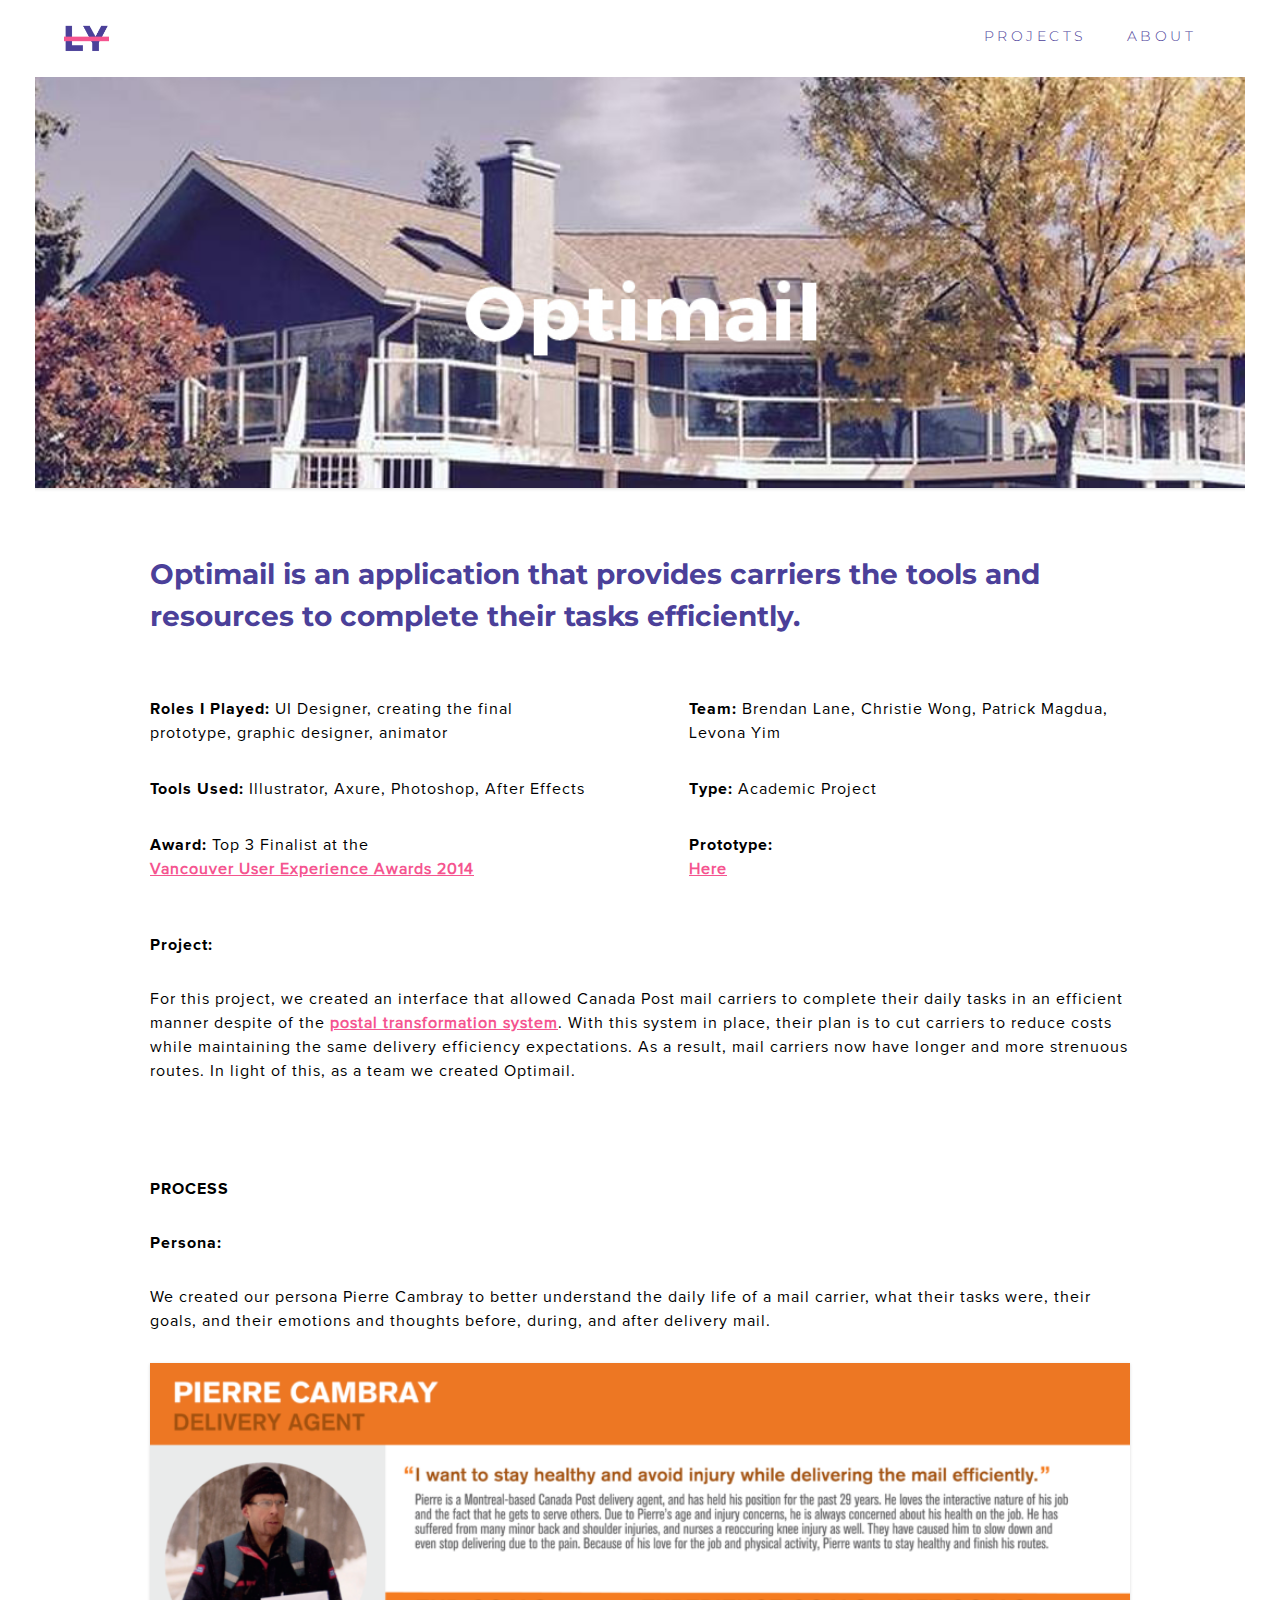
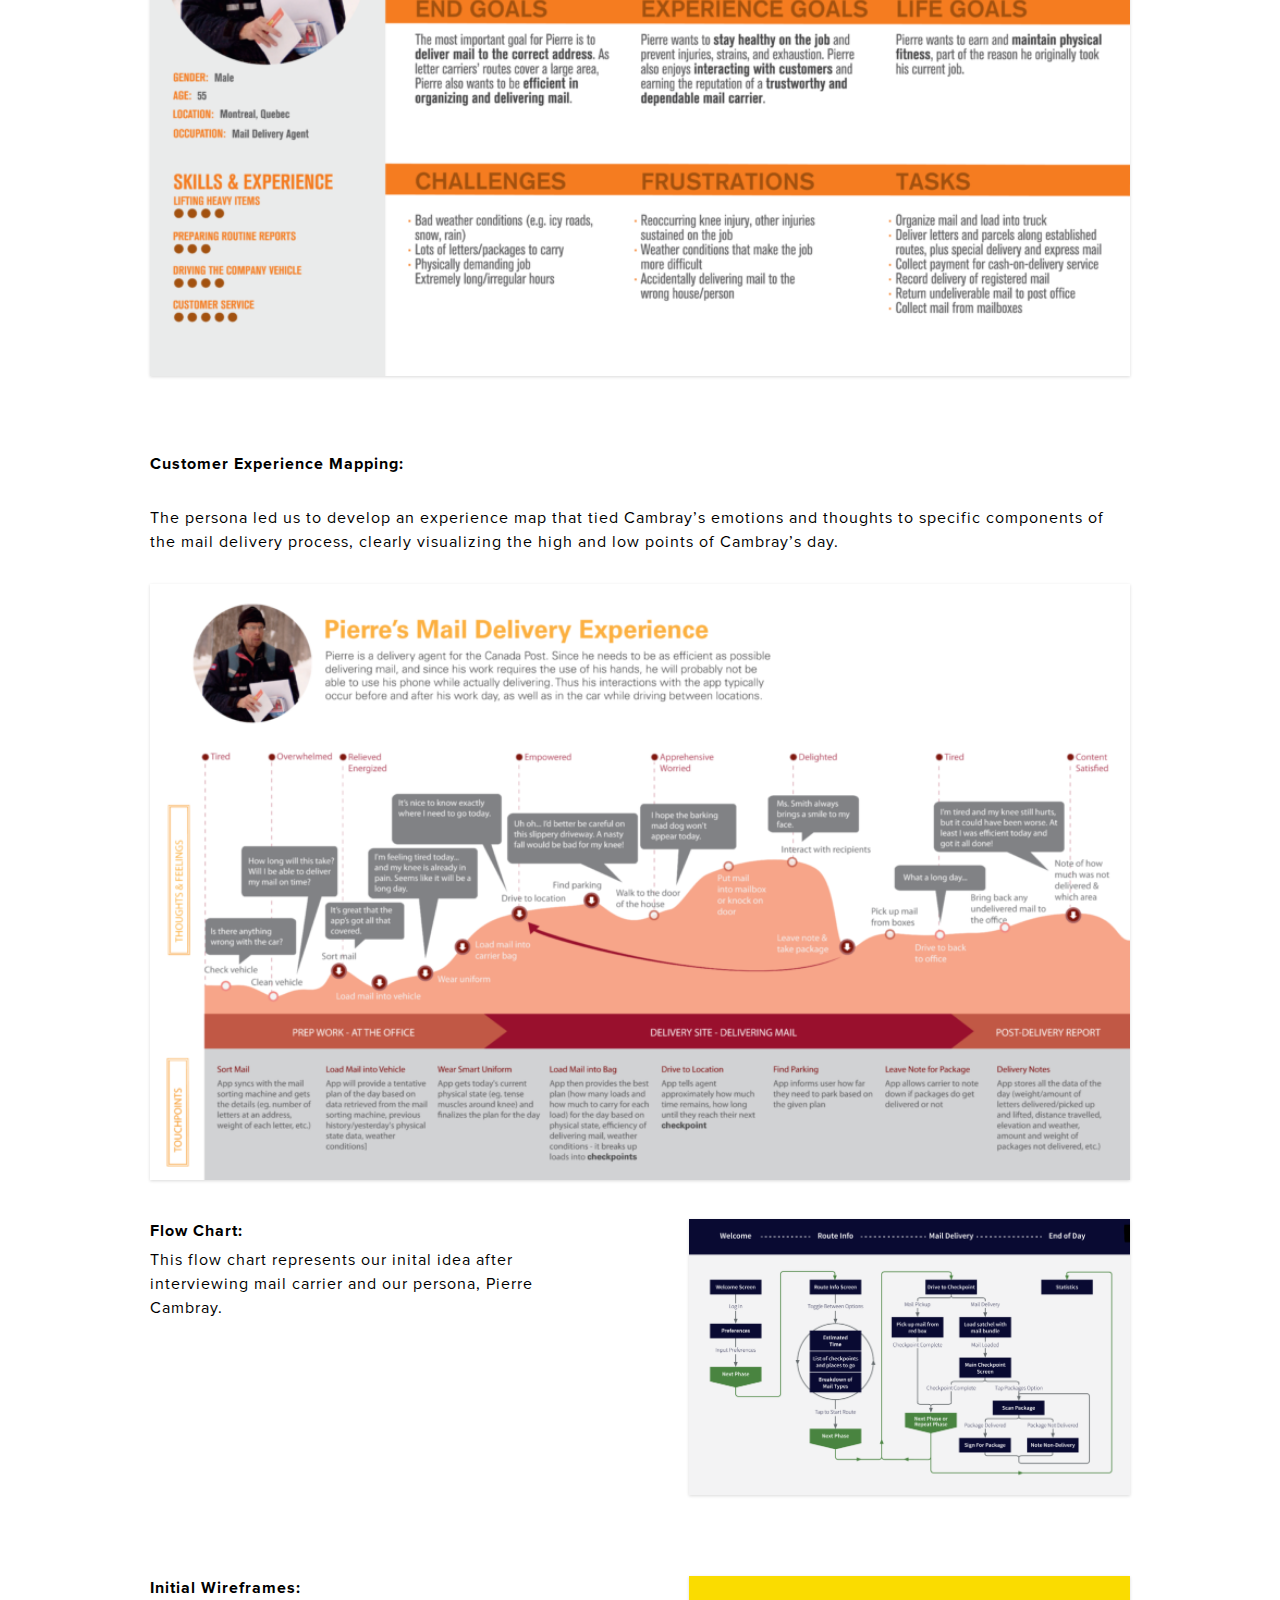
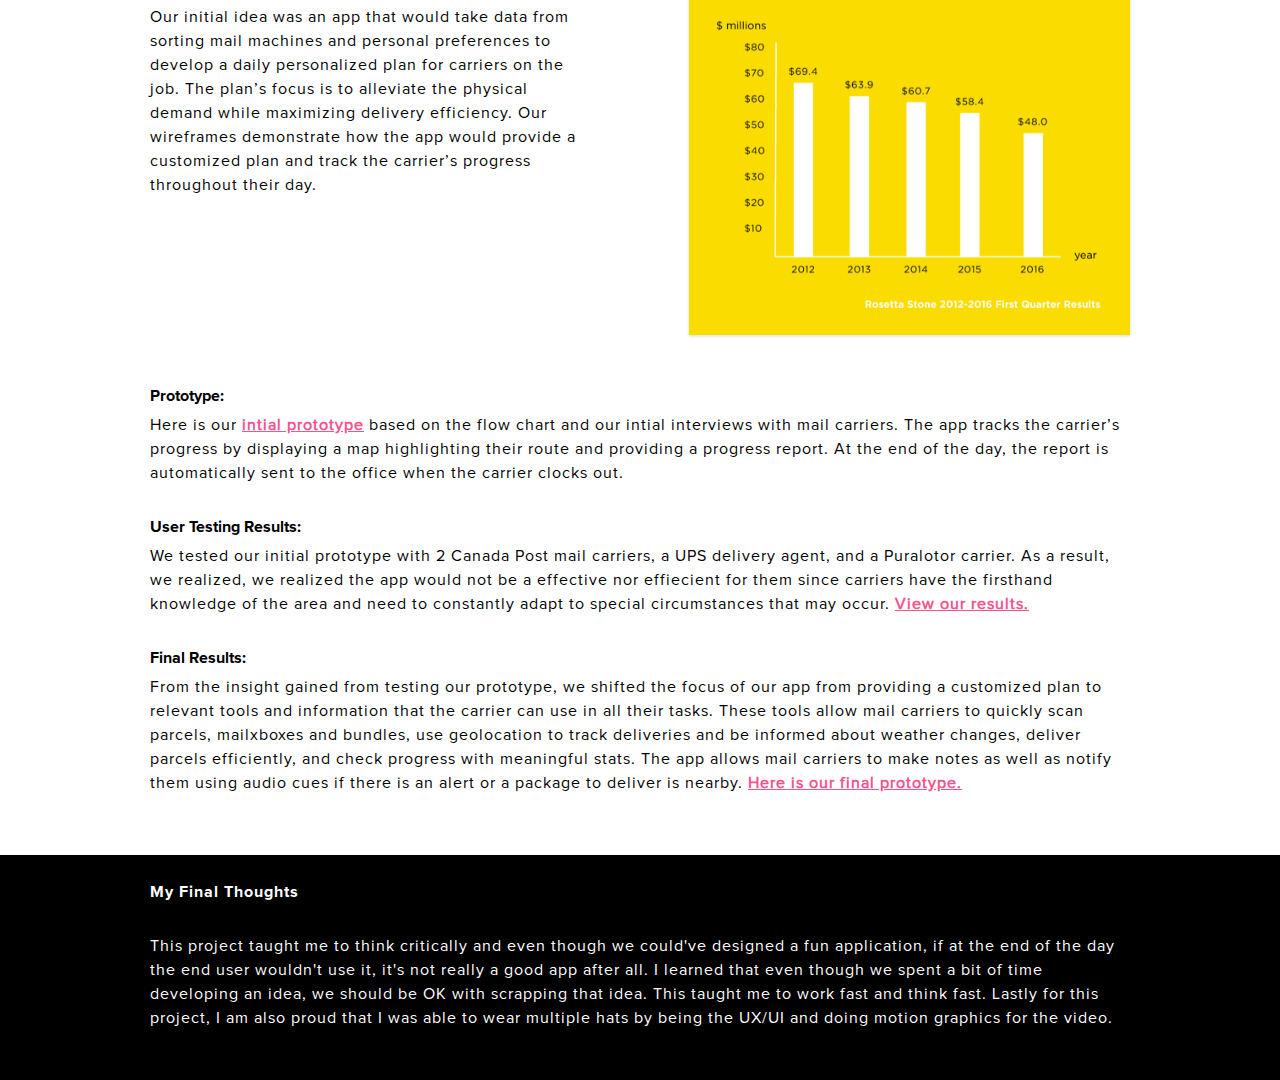
<file: optimail.html>
<!DOCTYPE html>
<html>

<head>
    <meta charset="UTF-8">
    
    <title>Levona Yim | Rosetta Stone</title>
    
    <link rel="stylesheet" href="css/main.css">
    <link rel="stylesheet" href="css/rosetta.css">
    <link rel="stylesheet" href="css/optimail.css">
    
    <meta name="viewport" content="width=device-width"> 
    
    <style>
        #top, #bottom, #left, #right {
            background: #ffffff;
            }
            #left, #right {
                position: fixed;
                top: 0; bottom: 0;
                width: 35px;
                }
                #left { left: 0; }
                #right { right: 0; }
                
            #top, #bottom {
                position: fixed;
                left: 0; right: 0;
                height: 20px;
                }
                #top { top: 0; }
                #bottom { bottom: 0; }
                
        @media 
        
        /* Fairly small screens including iphones */
        only screen and (max-width: 500px),
        
        /* iPads */
        only screen and (min-device-width: 768px) and (max-device-width: 1024px) 
        
        {
            #top, #bottom, #left, #right { display: none; }
        }
    </style>
    <link href="https://fonts.googleapis.com/css?family=Montserrat:300,700" rel="stylesheet">
    
    <!--[if lte IE 6]>
        <style>#top, #bottom, #left, #right { display: none; }</style>
    <![endif]-->
    
</head>

<body>
    <div id="nav-bar">
            <ul>
              <li class="nav-links-logo"><div class="nav-logo"><a href="index.html" class="nav-logo-img"><img src="img/LY-favicon.png" alt="logo" class="nav-logo-img"></a></div></li>
              <li class="nav-links"><div class="nav-links"><a href="#about">About</a></div></li>
              <li class="nav-links"><div class="nav-links"><a href="index.html">Projects</a></div></li>
            </ul>
    </div>

    <div class="rosetta-wrapper">
        <div class="project_cover">
            <img src="img/covers/optimail-cover-inside.jpg" alt="cos cover" style="width:100%;height:auto;">
        </div>

        <div class="project_content">
            <div class="brief">Optimail is an application that provides carriers the tools and resources to complete their tasks efficiently.</div>

            <div class="table">
                <div class="first-column">
                    <ul class="ul-inner-description">
                        <li class="left-column-description"><span style="font-family:proximanova-bold">Roles I Played:</span> UI Designer, creating the final prototype, graphic designer, animator</li>
                        <li class="left-column-description"><span style="font-family:proximanova-bold">Tools Used:</span> Illustrator, Axure, Photoshop, After Effects</li>
                        <li class="left-column-description"><span style="font-family:proximanova-bold">Award:</span> Top 3 Finalist at the<a href="http://www.vancouveruxawards.com/" class="minor-link">Vancouver User Experience Awards 2014</a></li>
                    </ul>
                </div>
                <div class="second-column">
                    <ul class="ul-inner-description">
                        <li class="right-column-description"><span style="font-family:proximanova-bold">Team:</span> Brendan Lane, Christie Wong, Patrick Magdua, Levona Yim</li>
                        <li class="right-column-description"><span style="font-family:proximanova-bold">Type:</span> Academic Project</li>
                        <li class="right-column-description"><span style="font-family:proximanova-bold">Prototype:</span><a href="www.sfu.ca/~lyim/Optimail/home.html" class="minor-link">Here</a></li>
                    </ul>
                </div>
            </div>


            <!-- Current Application -->
            <p class="body-text top-of-section"><span style="font-family:proximanova-bold;">Project:</span></p>

            <p class="body-text">For this project, we created an interface that allowed Canada Post mail carriers to complete their daily tasks in an efficient manner despite of the <a href="www.canadapost.ca/cpo/mr/assets/pdf/aboutus/annualreport/Postal_Transformation.pdf" class="minor-link">postal transformation system</a>. With this system in place, their plan is to cut carriers to reduce costs while maintaining the same delivery efficiency expectations. As a result, mail carriers now have longer and more strenuous routes. In light of this, as a team we created Optimail.</p>


            <p class="body-text top-of-section"><span style="font-family:proximanova-bold;">PROCESS</span></p>
            <p class="body-text"><span style="font-family:proximanova-bold;">Persona:</span></p>

            <p class="body-text">We created our persona Pierre Cambray to better understand the daily life of a mail carrier, what their tasks were, their goals, and their emotions and thoughts before, during, and after delivery mail.</p>


            <img src="img/optimail/persona.png" alt="persona" class="rs-problem">

            <!-- Experience Mapping-->
            <p class="body-text top-of-section"><span style="font-family:proximanova-bold;">Customer Experience Mapping:</span></p>

            <p class="body-text">The persona led us to develop an experience map that tied Cambray’s emotions and thoughts to specific components of the mail delivery process, clearly visualizing the high and low points of Cambray’s day.</p>
            <img src="img/optimail/experiencemapping.png" alt="bsn-problem" class="rs-problem">

            <!-- Flow Chart-->
            <div class="table">
                <div class="first-column">
                    <ul class="ul-inner-description">
                        <li class="left-column-description"><span style="font-family:proximanova-bold">Flow Chart:</span> <p class="body-text">This flow chart represents our inital idea after interviewing mail carrier and our persona, Pierre Cambray.</p></li>
                        
                    </ul>
                </div>
                <div class="second-column">
                    <ul class="ul-inner-description">
                        <li class="right-column-description"><img src="img/optimail/flowchart.png" alt="bsn-problem" class="rs-problem"></li>
                    </ul>
                </div>
            </div>

            <!-- Wireframes-->
            <div class="table">
                <div class="first-column">
                    <ul class="ul-inner-description">
                        <li class="left-column-description"><span style="font-family:proximanova-bold">Initial Wireframes:</span> <p class="body-text">Our initial idea was an app that would take data from sorting mail machines and personal preferences to develop a daily personalized plan for carriers on the job. The plan’s focus is to alleviate the physical demand while maximizing delivery efficiency. Our wireframes demonstrate how the app would provide a customized plan and track the carrier’s progress throughout their day.</p></li>
                        
                    </ul>
                </div>
                <div class="second-column">
                    <ul class="ul-inner-description">
                        <li class="right-column-description"><img src="img/rosetta-stone/businessproblem-graph.png" alt="bsn-problem" class="rs-problem"></li>
                    </ul>
                </div>
            </div>

            <span style="font-family:proximanova-bold">Prototype:</span> <p class="body-text">Here is our <a href="www.sfu.ca/~blane/Prototype/start_day.html" class="minor-link">intial prototype</a> based on the flow chart and our intial interviews with mail carriers. The app tracks the carrier’s progress by displaying a map highlighting their route and providing a progress report. At the end of the day, the report is automatically sent to the office when the carrier clocks out.</p>

            <span style="font-family:proximanova-bold">User Testing Results: </span> <p class="body-text">We tested our initial prototype with 2 Canada Post mail carriers, a UPS delivery agent, and a Puralotor  carrier. As a result, we realized, we realized the app would not be a effective nor effiecient for them since carriers have the firsthand knowledge of the area and need to constantly adapt to special circumstances that may occur. <a href="www.sfu.ca/~lyim/IAT334/optimail-results.pdf" class="minor-link">View our results.</a></p>

            <span style="font-family:proximanova-bold">Final Results:</span> <p class="body-text">From the insight gained from testing our prototype, we shifted the focus of our app from providing a customized plan to relevant tools and information that the carrier can use in all their tasks. These tools allow mail carriers to quickly scan parcels, mailxboxes and bundles, use geolocation to track deliveries and be informed about weather changes, deliver parcels efficiently, and check progress with meaningful stats. The app allows mail carriers to make notes as well as notify them using audio cues if there is an alert or a package to deliver is nearby. <a href="www.sfu.ca/~lyim/Optimail/home.html" class="minor-link">Here is our final prototype.</a></p>



        </div>
            <!-- My Final Thoughts -->
                <div class="project_cover">
                    <div class="final-thoughts">
                        <p class="body-text-final"><span style="font-family:proximanova-bold; padding-top:3em;">My Final Thoughts</span></p>

                        <p class="body-text">This project taught me to think critically and even though we could've designed a fun application, if at the end of the day the end user wouldn't use it, it's not really a good app after all. I learned that even though we spent a bit of time developing an idea, we should be OK with scrapping that idea. This taught me to work fast and think fast. Lastly for this project, I am also proud that I was able to wear multiple hats by being the UX/UI and doing motion graphics for the video.</p>
                    </div>
                </div>

    </div>

    
    
    <div id="left"></div>
    <div id="right"></div>
    <div id="top"></div>
    <div id="bottom"></div>
    
<script type="text/javascript">var _gaq = _gaq || []; _gaq.push(['_setAccount', 'UA-68528-29']); _gaq.push(['_trackPageview']); (function() { var ga = document.createElement('script'); ga.type = 'text/javascript'; ga.async = true; ga.src = ('https:' == document.location.protocol ? 'https://ssl' : 'http://www') + '.google-analytics.com/ga.js'; (document.getElementsByTagName('head')[0] || document.getElementsByTagName('body')[0]).appendChild(ga); })();</script>
</body>

</html>
</file>
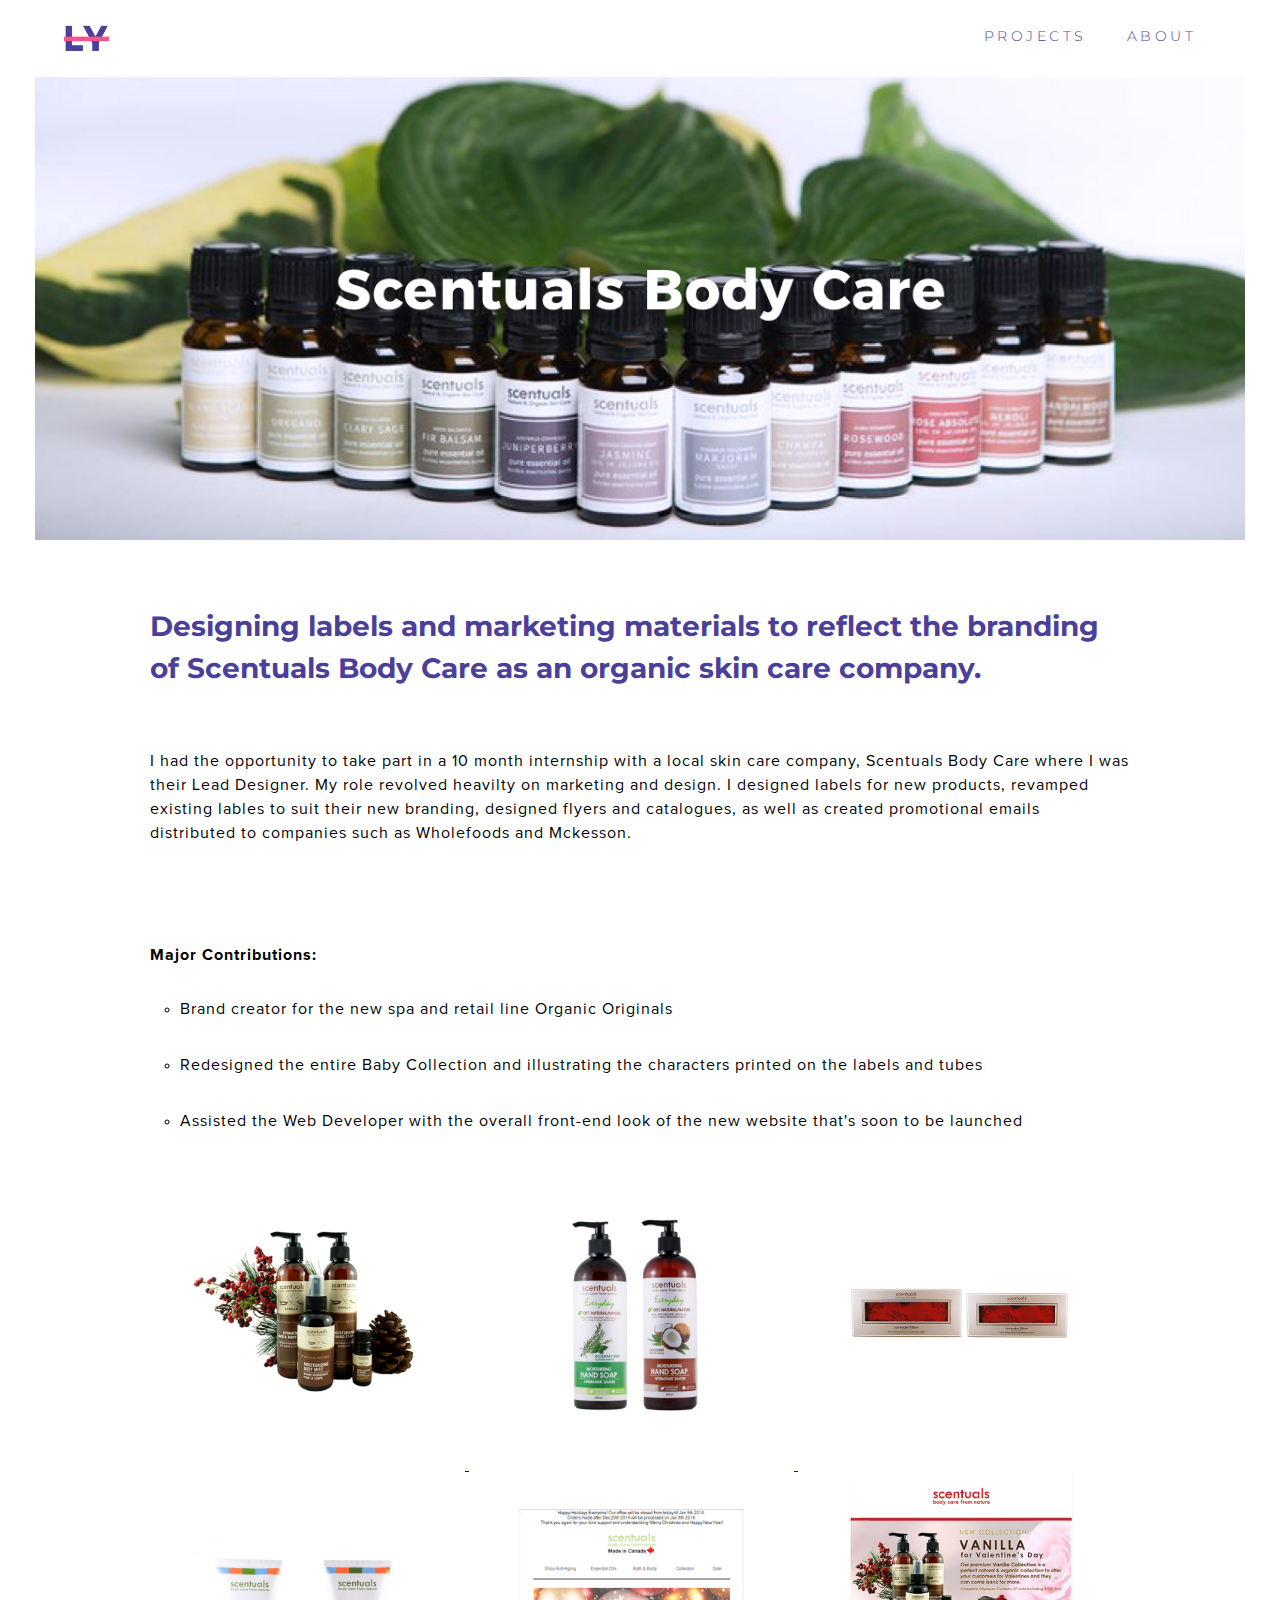
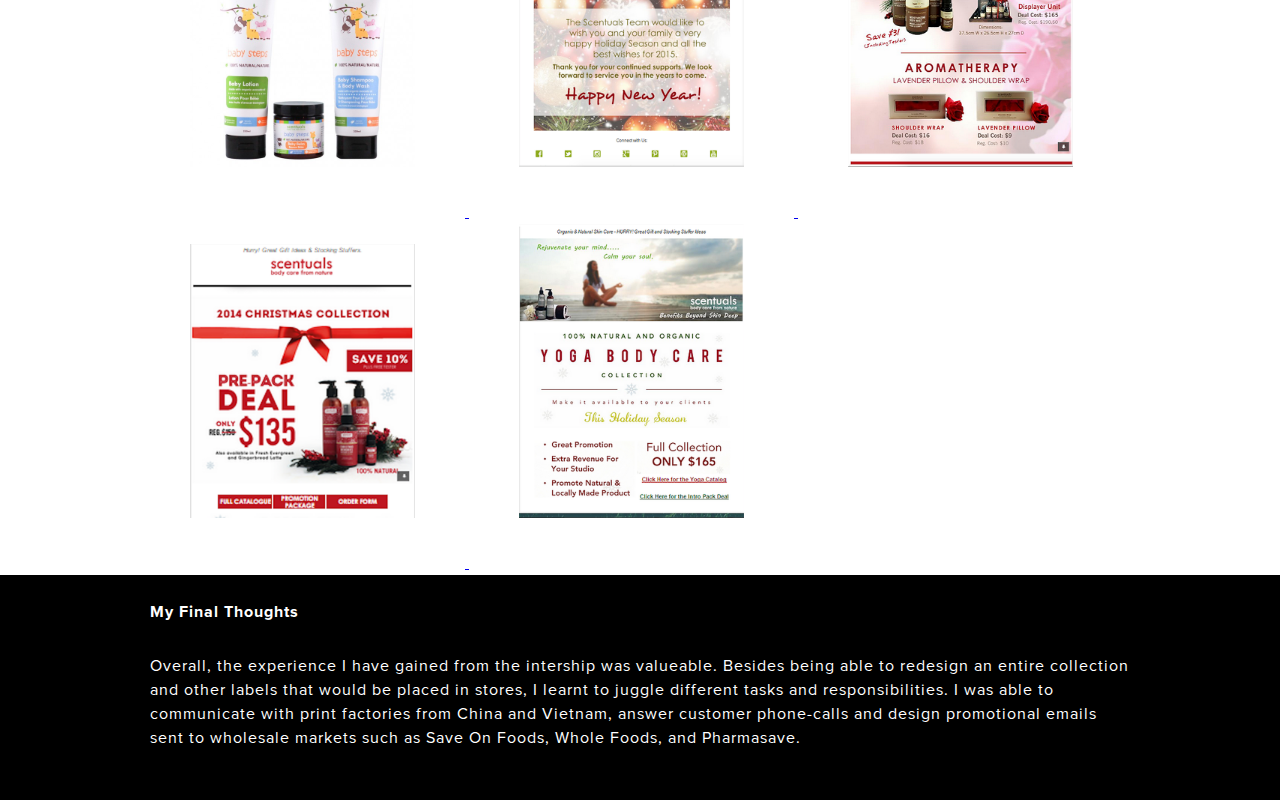
<file: scentuals.html>
<!DOCTYPE html>
<html>

<head>
    <meta charset="UTF-8">
    
    <title>Levona Yim | Rosetta Stone</title>
    
    <link rel="stylesheet" href="css/main.css">
    <link rel="stylesheet" href="css/rosetta.css">
    <link rel="stylesheet" href="css/scentuals.css">
    
    <meta name="viewport" content="width=device-width"> 
    
    <style>
        #top, #bottom, #left, #right {
            background: #ffffff;
            }
            #left, #right {
                position: fixed;
                top: 0; bottom: 0;
                width: 35px;
                }
                #left { left: 0; }
                #right { right: 0; }
                
            #top, #bottom {
                position: fixed;
                left: 0; right: 0;
                height: 20px;
                }
                #top { top: 0; }
                #bottom { bottom: 0; }
                
        @media 
        
        /* Fairly small screens including iphones */
        only screen and (max-width: 500px),
        
        /* iPads */
        only screen and (min-device-width: 768px) and (max-device-width: 1024px) 
        
        {
            #top, #bottom, #left, #right { display: none; }
        }
    </style>
    <link href="https://fonts.googleapis.com/css?family=Montserrat:300,700" rel="stylesheet">
    
    <!--[if lte IE 6]>
        <style>#top, #bottom, #left, #right { display: none; }</style>
    <![endif]-->
    
</head>

<body>
    <div id="nav-bar">
            <ul>
              <li class="nav-links-logo"><div class="nav-logo"><a href="index.html" class="nav-logo-img"><img src="img/LY-favicon.png" alt="logo" class="nav-logo-img"></a></div></li>
              <li class="nav-links"><div class="nav-links"><a href="#about">About</a></div></li>
              <li class="nav-links"><div class="nav-links"><a href="index.html">Projects</a></div></li>
            </ul>
    </div>

    <div class="rosetta-wrapper">
        <div class="project_cover">
            <img src="img/covers/scentuals-inside-cover.png" alt="cos cover" style="width:100%;height:auto;">
        </div>

        <div class="project_content">
            <div class="brief">Designing labels and marketing materials to reflect the branding of Scentuals Body Care as an organic skin care company.</div>

            <div class="table">
                <div class="first-column scentuals-description">
                    <ul class="ul-inner-description">
                        <li class="left-column-description">I had the opportunity to take part in a 10 month internship with a local skin care company, Scentuals Body Care where I was their Lead Designer. My role revolved heavilty on marketing and design. I designed labels for new products, revamped existing lables to suit their new branding, designed flyers and catalogues, as well as created promotional emails distributed to companies such as Wholefoods and Mckesson.</li>
                        <li class="left-column-description"><span style="font-family:proximanova-bold">Tools Used:</span> Illustrator, Photoshop, Constant Contact, Pen + Paper</li>
                    </ul>
                </div>

            </div>

            <!-- Current Application -->
            <p class="body-text top-of-section"><span style="font-family:proximanova-bold;">Major Contributions:</span></p>

            <ul class="ul-inner-description scentuals-role">
                <li class="left-column-description">Brand creator for the new spa and retail line Organic Originals</li>

                <li class="left-column-description">Redesigned the entire Baby Collection and illustrating the characters printed on the labels and tubes</li>

                <li class="left-column-description">Assisted the Web Developer with the overall front-end look of the new website that's soon to be launched</li>
            </ul>


        </div>

        <div class="thumbs-section">
            <!-- thumbnail image wrapped in a link -->
            <a href="#img1">
              <img src="img/scentuals/vanilla.png" class="image-thumbs">
            </a>
            <!-- lightbox-->
            <a href="#_" class="lightbox" id="img1">
              <img src="img/scentuals/vanilla.png">
            </a>

            <!-- thumbnail image wrapped in a link -->
            <a href="#img2">
              <img src="img/scentuals/both.png" class="image-thumbs">
            </a>
            <!-- lightbox-->
            <a href="#_" class="lightbox" id="img2">
              <img src="img/scentuals/both.png">
            </a>

            <!-- thumbnail image wrapped in a link -->
            <a href="#img3">
              <img src="img/scentuals/wraps.jpg" class="image-thumbs">
            </a>
            <!-- lightbox-->
            <a href="#_" class="lightbox" id="img3">
              <img src="img/scentuals/wraps.jpg">
            </a>

            <!-- thumbnail image wrapped in a link -->
            <a href="#img4">
              <img src="img/scentuals/baby-collection.jpg" class="image-thumbs">
            </a>
            <!-- lightbox-->
            <a href="#_" class="lightbox" id="img4">
              <img src="img/scentuals/baby-collection.jpg">
            </a>

                        <!-- thumbnail image wrapped in a link -->
            <a href="#img5">
              <img src="img/scentuals/newyear-scentuals.png" class="image-thumbs">
            </a>
            <!-- lightbox-->
            <a href="#_" class="lightbox" id="img5">
              <img src="img/scentuals/newyear-scentuals.png">
            </a>

            <!-- thumbnail image wrapped in a link -->
            <a href="#img6">
              <img src="img/scentuals/valentines-promo.png" class="image-thumbs">
            </a>
            <!-- lightbox-->
            <a href="#_" class="lightbox" id="img6">
              <img src="img/scentuals/valentines-promo.png">
            </a>

            <!-- thumbnail image wrapped in a link -->
            <a href="#img7">
              <img src="img/scentuals/xmas-collection.png" class="image-thumbs">
            </a>
            <!-- lightbox-->
            <a href="#_" class="lightbox" id="img7">
              <img src="img/scentuals/xmas-collection.png">
            </a>

            <!-- thumbnail image wrapped in a link -->
            <a href="#img8">
              <img src="img/scentuals/yoga-promo.png" class="image-thumbs">
            </a>
            <!-- lightbox-->
            <a href="#_" class="lightbox" id="img8">
              <img src="img/scentuals/yoga-promo.png">
            </a>
        </div>    



            <!-- My Final Thoughts -->
                <div class="project_cover">
                    <div class="final-thoughts">
                        <p class="body-text-final"><span style="font-family:proximanova-bold; padding-top:3em;">My Final Thoughts</span></p>

                        <p class="body-text">Overall, the experience I have gained from the intership was valueable. Besides being able to redesign an entire collection and other labels that would be placed in stores, I learnt to juggle different tasks and responsibilities. I was able to communicate with print factories from China and Vietnam, answer customer phone-calls and design promotional emails sent to wholesale markets such as Save On Foods, Whole Foods, and Pharmasave.</p>
                    </div>
                </div>

    </div>

    
    
    <div id="left"></div>
    <div id="right"></div>
    <div id="top"></div>
    <div id="bottom"></div>
    
<script type="text/javascript">var _gaq = _gaq || []; _gaq.push(['_setAccount', 'UA-68528-29']); _gaq.push(['_trackPageview']); (function() { var ga = document.createElement('script'); ga.type = 'text/javascript'; ga.async = true; ga.src = ('https:' == document.location.protocol ? 'https://ssl' : 'http://www') + '.google-analytics.com/ga.js'; (document.getElementsByTagName('head')[0] || document.getElementsByTagName('body')[0]).appendChild(ga); })();</script>
</body>

</html>
</file>
<file: css/main.css>
@import url('https://fonts.googleapis.com/css?family=Montserrat:300,700');
@font-face {
    font-family: hkgroteskbold;
    src: url(../hk-grotesk/HKGrotesk-Bold.otf);
}

* {
	margin: 0;
	padding: 0;
}

.main {
	font-size: 62.5%;
	font-family: Helvetica, sans-serif;
	line-height: 1.4;
	background-image:url("../img/vancouver-bw.jpg");
	background-size: auto 120%;
    background-attachment: fixed;

}

#page-wrap {
	width: 760px;
	background: white;
	margin: 30px auto;
	padding: 30px;
}

.inside_columns{
	width: 60%;
    height: 100%;
    padding-left: 20%;
    color:#4B4099;
}
.hello{
	font-size: 45px;
	padding-top: 35vh;
	font-family: Montserrat;
	font-weight: 700;
	letter-spacing: 0.05em;
}
p.intro{
	font-size: 16px;
	line-height: 1.5;
	font-family: hkgroteskbold;
}

p {
	font-size: 1.5em;
	margin: 5px 0 30px 0;
}

#nav-bar{
    height: 45px;
    position: fixed;
    z-index: 10;
    width: 100%;
    vertical-align: middle;
}
.logo-stuff{
	margin: auto;
    vertical-align: middle;
    line-height: 65px;
    padding-left: 5%;
    font-size: 35px;
}
.nav-logo-img{
	width:auto;
	height:45px;
	vertical-align: middle;	
    padding: 0;
    box-shadow: none;
}
.nav-logo-img:hover{
    text-decoration: none;
}
.nav-links-logo{
	float:left;
}
.nav-links{
    float: right;
    font-family: Montserrat;
    text-transform: uppercase;
    font-weight: 300;
    letter-spacing: 0.25em;
    font-size: 14px;
}
#first, #second, #third{
	display: inline-block;
	vertical-align: top;
	height: 100vh;
}

/**columns**/
#first{
	position: fixed;
	height: 100%;
	width: 40%;
}

#second{
	position: relative;
    float: right;
    padding-top: 65px;
    width: 29%;
    display: block;
}

#third{
	position: relative;
    float: right;
    padding-top: 65px;
    width: 29%;
    display: block;
    padding-right: 35px;
}

/**removes space below images**/
#second img{
	display:block;
}
#third img{
	display:block;
}

.hover12 {
	background: #F5548F;
}
.hover12 img {
	opacity: 1;
	-webkit-transition: .3s ease-in-out;
	transition: .3s ease-in-out;
}
.hover12:hover img {
	opacity: 0.7;
}

/**Navigation Style**/
ul {
    list-style-type: none;
    margin: 0;
    padding: 1em 4em;
    background-color: white;
    vertical-align: middle;
    height: 100%;
}

li a {
    display: block;
    color:#4B4099;
    text-align: center;
    padding: 10px 20px;
    text-decoration: none;
}

li a:hover:not(.active) {
    border-bottom: 5px solid #F5548F;
}

.minor-link{
    text-align: left;
    padding-left: 0;
    margin-top: -10px;
    color: #F5548F;
    font-weight: 700;
    text-decoration: underline;
}
.minor-link:hover:not(.active){
    border-bottom: 0px;
}

#window-resizer-tooltip {
    display: none;
    position: fixed;
    z-index: 100000;
    bottom: 0px;
    right: 0px;
    color: rgb(204, 204, 204);
    width: 200px;
    white-space: nowrap;
    border-top-left-radius: 10px;
    background: 10px 10px no-repeat rgba(0, 0, 0, 0.8);
    background-position: 10px 10px;
    background-repeat: no-repeat;
    padding: 5px 0px 5px 40px;
    font: 11px Tahoma, Verdana, sans-serif;
}



@media(max-width:1220px){
    #first{
        position: relative;
        height: 100%;
        width: 100%;
    }
    #second, #third{
        position: relative;
        float: right;
        padding-top: 65px;
        width: 50%;
        display: inline-block;
        padding-right: 0;
    }
    .hello{
        padding-top: 22vh;
    }
}

@media(max-width:600px){
    #first{
        position: relative;
        height: 100%;
        width: 100%;
    }
    #second, #third{
        position: relative;
        float: right;
        padding-top: 130px;
        width: 100%;
        display: inline-block;
        padding-right: 0;
    }
    .hello{
        padding-top: 22vh;
    }
}
</file>
<file: css/rosetta.css>
@import url('https://fonts.googleapis.com/css?family=Montserrat:300,700');
@font-face {
    font-family: proximanova;
    src: url(../proximanova/ProximaNova-Regular.otf);
}
@font-face {
    font-family: proximanova-bold;
    src: url(../proximanova/ProximaNova-Bold.otf);
}

body{
	font-family: proximanova;
	font-size: 16px;
	line-height: 1.5;
}

.body-text{
	font-family: proximanova;
	font-size: 16px;
	line-height: 1.5;
	letter-spacing: 1px;
}
.body-text-final{
	font-family: proximanova;
	font-size: 16px;
	line-height: 1.5;
	letter-spacing: 1px;
}

.project-cover{
	width:100%;
	height: auto;
}

.project_content{
	padding: 30px 350px;
}

.brief{
	font-size: 28px;
	font-family: Montserrat;
	font-weight: 700; 
	color: #4B4099;
	line-height: 1.5;
	padding: 1em 0;
}

.table{
	padding-top: 2em;
	padding-bottom: 10px;
	float: left;
}
ul.ul-inner-description{
	padding:0;
}
.first-column{
	width: 45%;
	float: left;
}
 .second-column{
	width: 45%;
	float: right;
 }
.left-column-description, .right-column-description{
	margin: 0 0 2em 0;
	letter-spacing: 1px;
}
.top-of-section {
	padding-top: 4em;
}

/**Business Problem**/
.rs-problem{
	width: 100%;
}

.gif-rosetta{
	width: 65%;
	margin-left: 5em;
}

/**FInal thoughts**/
.final-thoughts{
    padding: 20px 250px;
    background: black;
    color: white;
}
/** huge screen**/
@media(max-width:1367px){
	.project_content{
		padding:30px 150px;
	}
	.final-thoughts{
		padding: 20px 150px;
	}
}

/**Tablet Size**/
@media(max-width: 769px){
	.project_content{
		padding: 30px 50px;
	}

	.first-column{
		width: 100%;
	}

	.second-column{
		width: 100%;
	}

	.final-thoughts{
		padding: 20px 100px;
	}
}

@media(max-width:448px){
	.brief{
		font-size: 18px;
	}

	ul{
		padding: 1em;
	}
}
</file>
<file: css/optimail.css>
img{
    box-shadow: 0 1px 3px 0 rgba(0,0,0,0.15);
}
</file>
<file: css/scentuals.css>
.scentuals-description{
	width:100%;
}

ul.scentuals-role{
	list-style-type: circle;
	padding-left: 30px;
}


.image-thumbs {
    width: 225px;
    height: auto;
    padding-left: 50px;
    padding-right: 50px;
    padding-bottom: 50px;
}
/** LIGHTBOX MARKUP **/

.lightbox {
	/** Default lightbox to hidden */
	display: none;

	/** Position and style */
	position: fixed;
	z-index: 999;
	width: 100%;
	height: 100%;
	text-align: center;
	top: 0;
	left: 0;
	background: rgba(0,0,0,0.8);
}

.lightbox img {
	/** Pad the lightbox image */
	max-width: 90%;
	max-height: 80%;
	margin-top: 2%;
}

.lightbox:target {
	/** Remove default browser outline */
	outline: none;

	/** Unhide lightbox **/
	display: block;
}

.thumbs-section{
	width: 1000px;
    margin-right: auto;
    margin-left: auto;
    vertical-align: middle;
}
</file>
